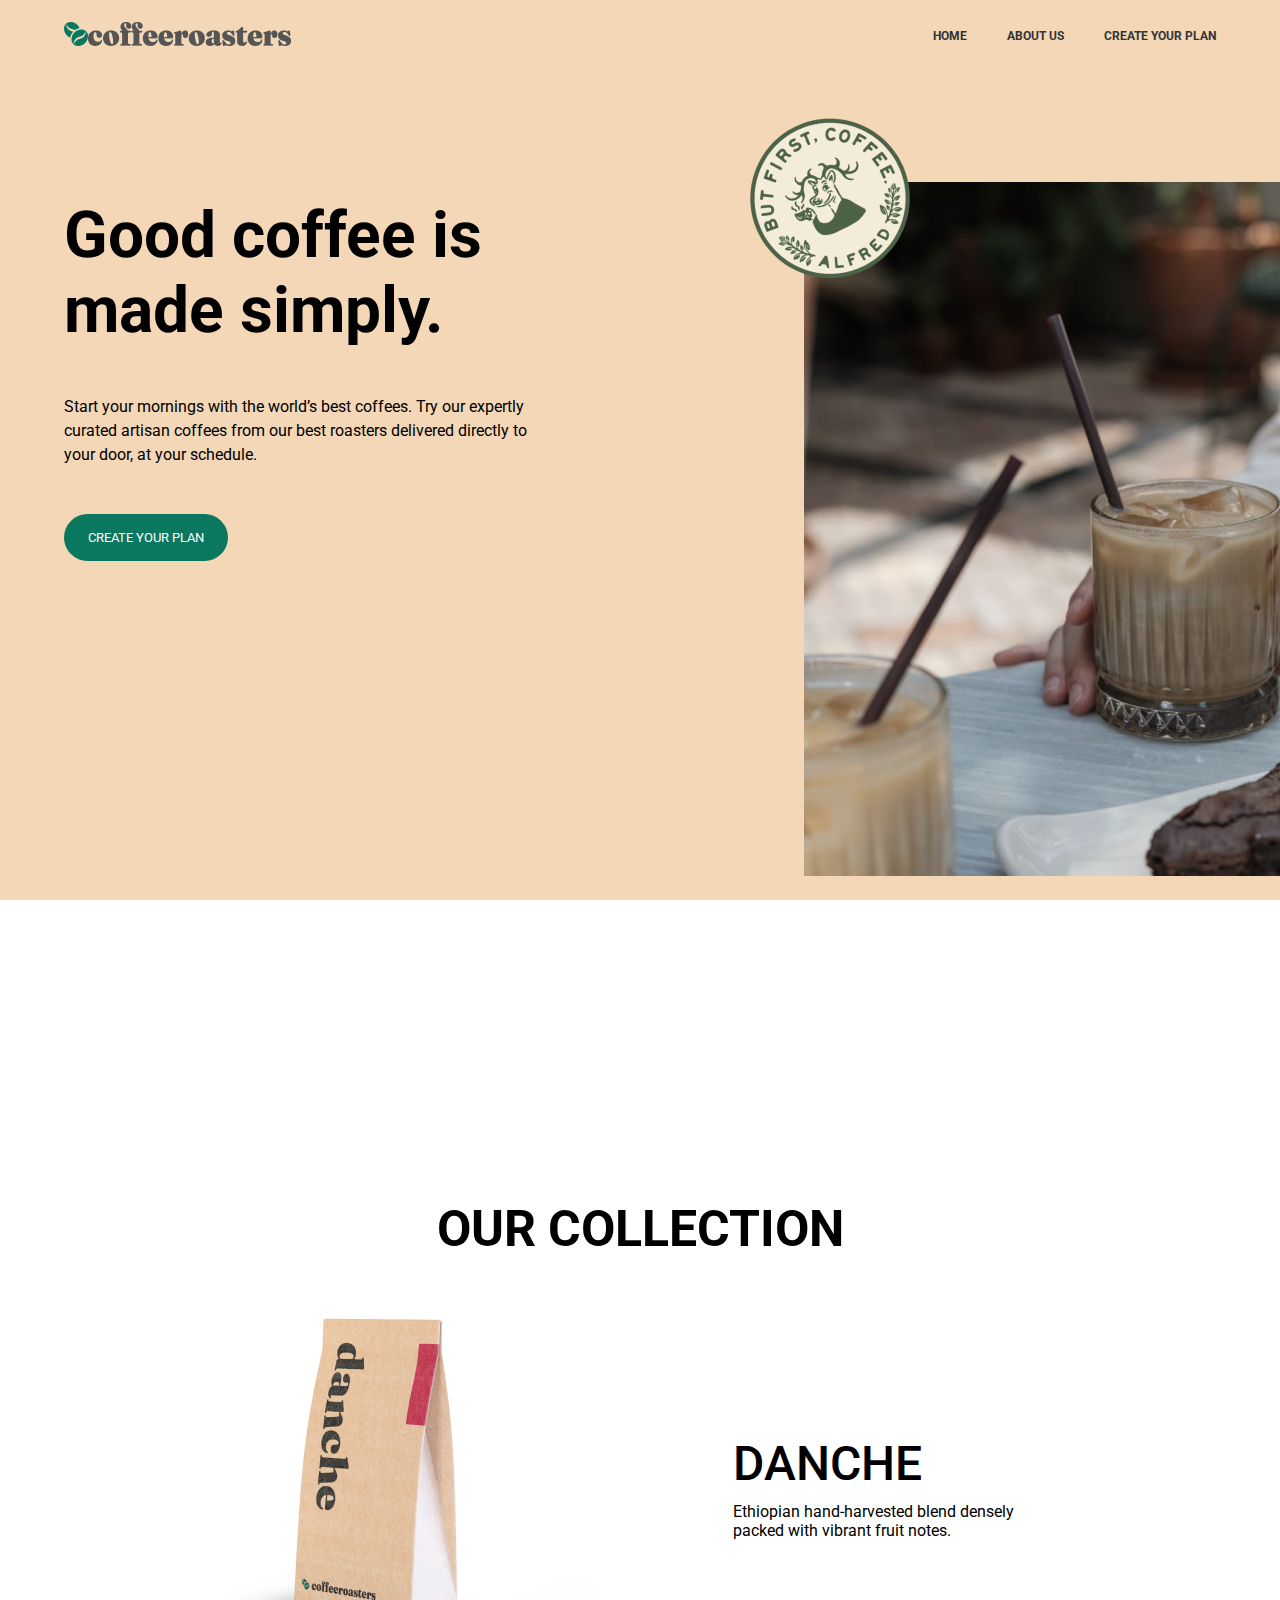
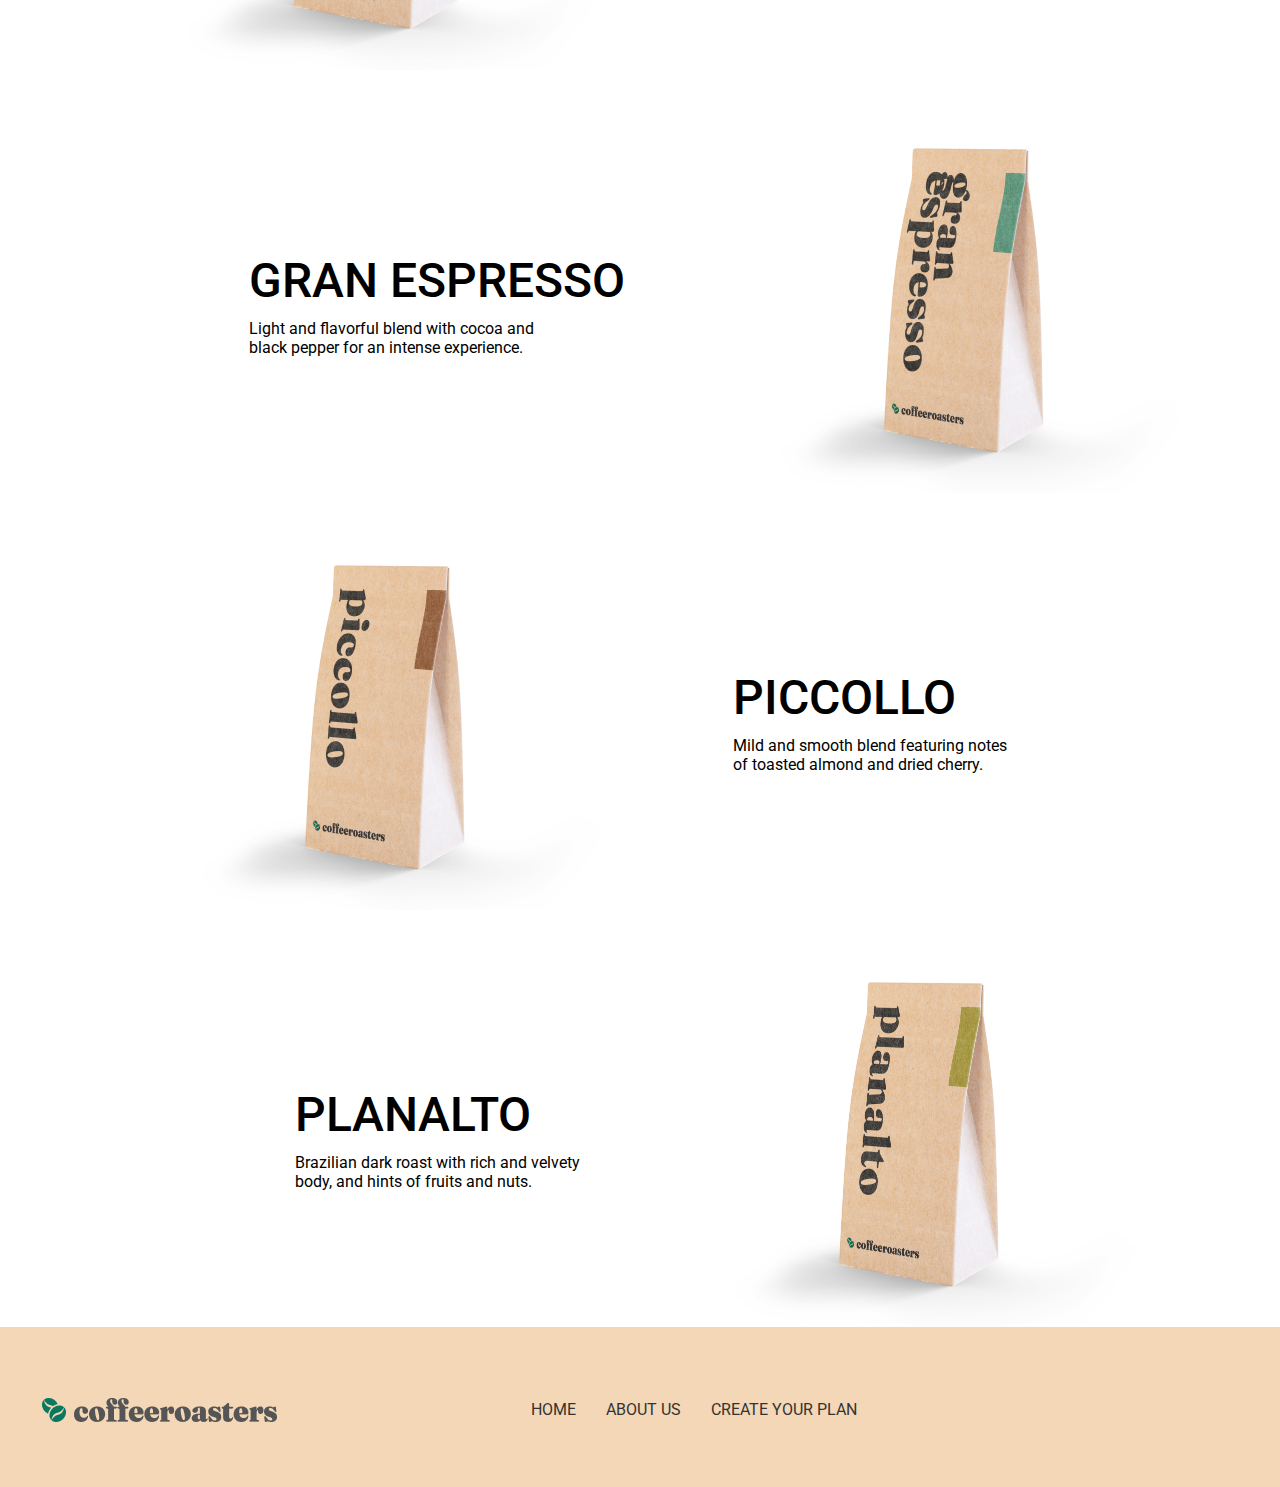
<file: index.html>
<!DOCTYPE html>
<html lang="en">
  <head>
    <meta charset="UTF-8" />
    <meta name="viewport" content="width=device-width, initial-scale=1.0" />
    <title>Coffee project</title>
    <link rel="stylesheet" href="./style.css" />
    <link
      rel="stylesheet"
      href="https://cdnjs.cloudflare.com/ajax/libs/font-awesome/6.6.0/css/all.min.css"
      integrity="sha512-Kc323vGBEqzTmouAECnVceyQqyqdsSiqLQISBL29aUW4U/M7pSPA/gEUZQqv1cwx4OnYxTxve5UMg5GT6L4JJg=="
      crossorigin="anonymous"
      referrerpolicy="no-referrer"
    />
  </head>
  <body>
    <header>
      <div class="container">
        <nav>
          <img src="./images/logo.png" alt="" />
          <ul>
            <li><a href="#">Home</a></li>
            <li><a target="_blank" href="index1.html">About us </a></li>
            <li><a target="_blank" href="./index1.html">Create your plan</a></li>
          </ul>
        </nav>
        <div class="showcase">
          <div class="showcase-texts">
            <h1>Good coffee is made simply.</h1>
            <p>
              Start your mornings with the world’s best coffees. Try our
              expertly curated artisan coffees from our best roasters delivered
              directly to your door, at your schedule.
            </p>
            <button type="button">Create your plan</button>
          </div>
          <div class="showcase-images">
            <img src="./main-image.png" alt="cICRLE-LOGO">
            <img src="./images/circle.png" alt="main-image">
          </div>
        </div>
      </div>
    </header>

    <main>
      <section class="section1">
        <h2>our collection</h2>
        <div class="danche">
          <img src="./images/kopi4.png" alt="">
          <div>
            <p class="box1">Danche</p>
            <p class="box2">Ethiopian hand-harvested blend densely <br> packed with vibrant fruit notes.</p>
          </div>
        </div>
        <div class="danche1">
          <img src="./images/kopi1 copy.png" alt="">
          <div>
            <p class="box1">Gran Espresso</p>
            <p class="box2">Light and flavorful blend with cocoa and <br> black pepper for an intense experience.</p>
          </div>
        </div>
        <div class="danche3">
          <img src="./images/kopi3.png" alt="">
          <div>
            <p class="box1">Piccollo</p>
            <p class="box2">Mild and smooth blend featuring notes <br> of toasted almond and dried cherry.</p>
          </div>
        </div>
        <div class="danche1">
          <img class="img1" src="./images/kopi2.png" alt="">
          <div>
            <p class="box1">Planalto</p>
            <p class="box2">Brazilian dark roast with rich and velvety <br> body, and hints of fruits and nuts.</p>
          </div>
        </div>
        
        
            
      </section>
    </main>

    <footer class="footer-box">
      <div class="div-box">
        <img src="./images/Group 3614 (1).png" alt="">
        <ul class="ul-box">
          <li>HOME</li>
          <li>ABOUT US</li>
          <li>Create your plan</li>
        </ul>
        <div class="footer-box1">
          <i class="fa-brands fa-facebook"></i>
        <i class="fa-brands fa-twitter"></i>
        <i class="fa-brands fa-instagram"></i>
        </div>
      </div>
    </footer>
  </body>
</html>
</file>
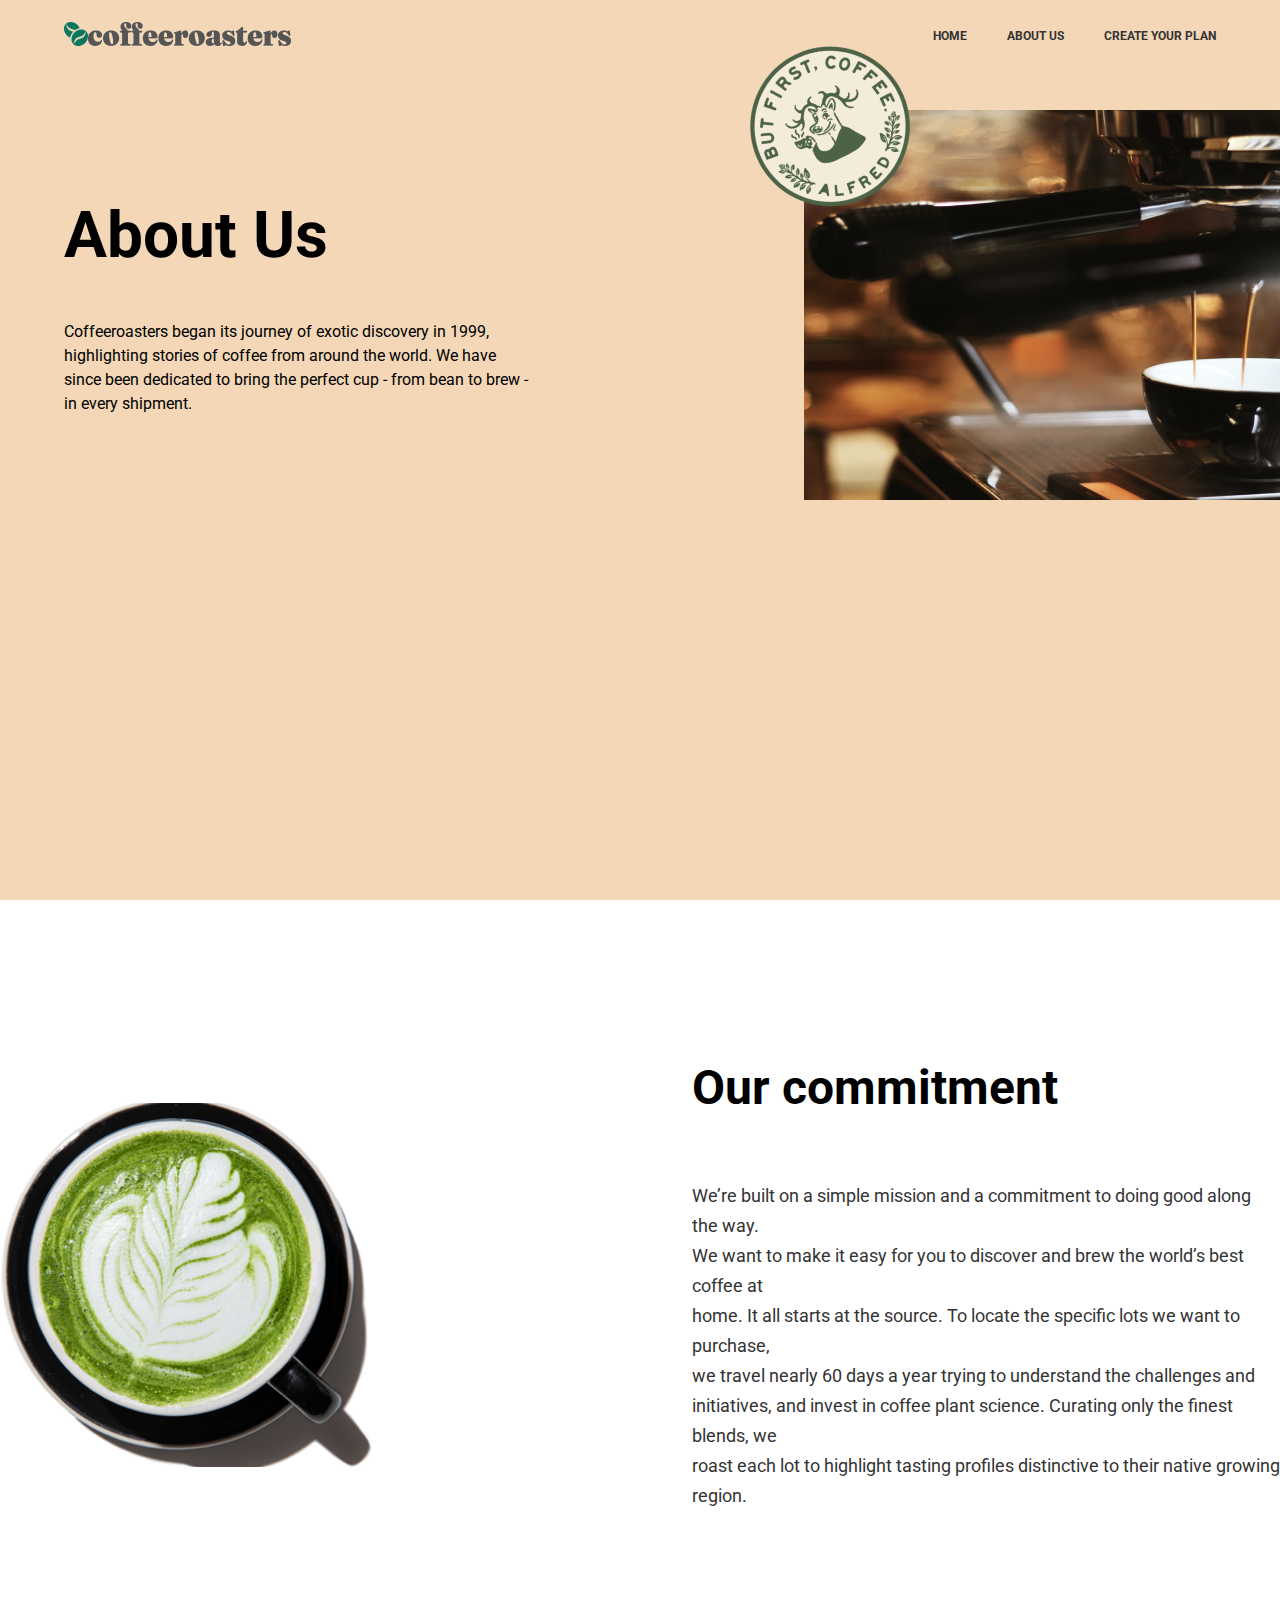
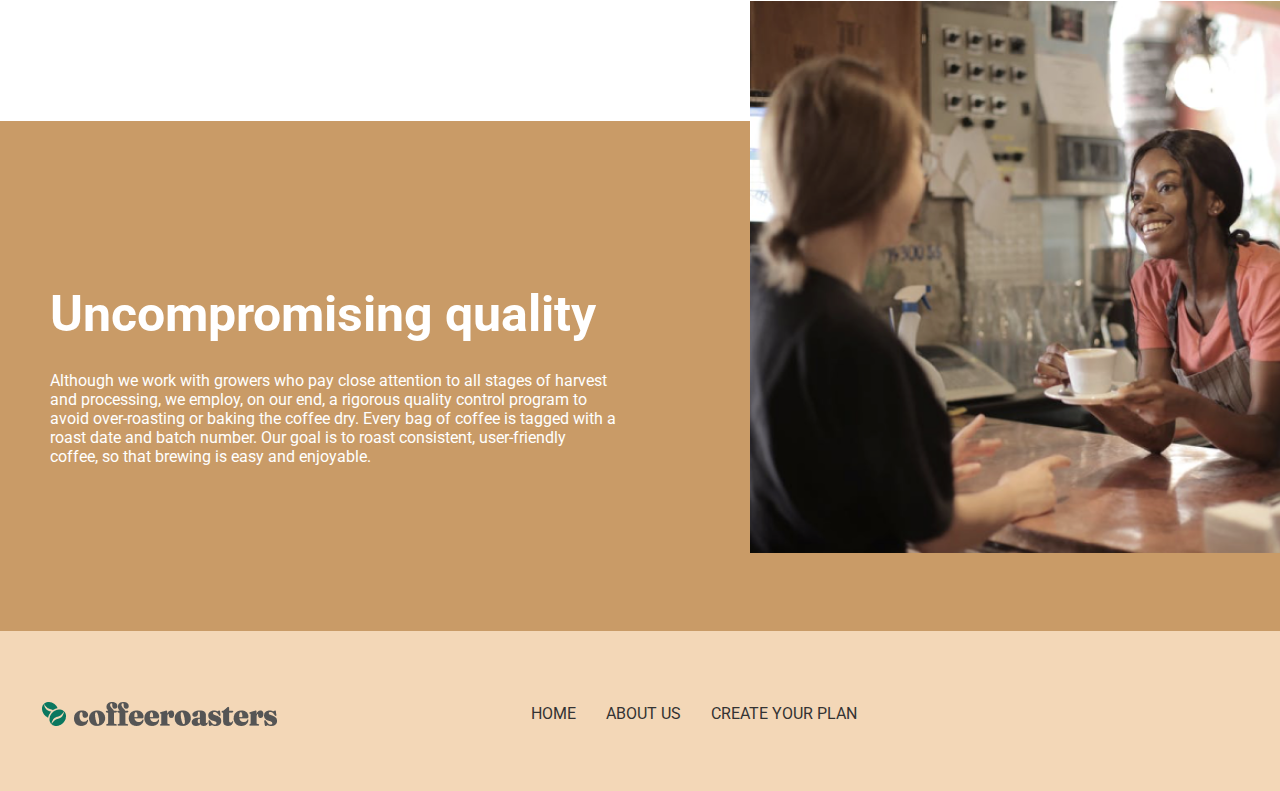
<file: index1.html>
<!DOCTYPE html>
<html lang="en">
  <head>
    <meta charset="UTF-8" />
    <meta name="viewport" content="width=device-width, initial-scale=1.0" />
    <title>About Us</title>
    <link rel="stylesheet" href="./style.css" />
    <link
      rel="stylesheet"
      href="https://cdnjs.cloudflare.com/ajax/libs/font-awesome/6.6.0/css/all.min.css"
      integrity="sha512-Kc323vGBEqzTmouAECnVceyQqyqdsSiqLQISBL29aUW4U/M7pSPA/gEUZQqv1cwx4OnYxTxve5UMg5GT6L4JJg=="
      crossorigin="anonymous"
      referrerpolicy="no-referrer"
    />
  </head>
  <body>
    <header>
      <div class="container">
        <nav>
          <img src="./images/logo.png" alt="" />
          <ul>
            <li><a href="#">Home</a></li>
            <li><a target="_blank" href="index1.html">About us </a></li>
            <li>
              <a target="_blank" href="./index1.html">Create your plan</a>
            </li>
          </ul>
        </nav>
        <div class="showcase">
          <div class="showcase-texts">
            <h1>About Us</h1>
            <p>
              Coffeeroasters began its journey of exotic discovery in 1999,
              highlighting stories of coffee from around the world. We have
              since been dedicated to bring the perfect cup - from bean to brew
              - in every shipment.
            </p>
          </div>
          <div class="showcase-images">
            <img src="./images/Rectangle 679 (1).png" alt="cICRLE-LOGO" />
            <img src="./images/circle.png" alt="main-image" />
          </div>
        </div>
      </div>
    </header>
    <main>
      <section class="section5">
        <img src="./images/cup-6 1.png" alt="" />
        <div class="ourcase">
          <h3>Our commitment</h3>
          <p>
            We’re built on a simple mission and a commitment to doing good along
            the way. <br />
            We want to make it easy for you to discover and brew the world’s
            best coffee at <br />
            home. It all starts at the source. To locate the specific lots we
            want to purchase, <br />
            we travel nearly 60 days a year trying to understand the challenges
            and <br />
            initiatives, and invest in coffee plant science. Curating only the
            finest blends, we <br />
            roast each lot to highlight tasting profiles distinctive to their
            native growing <br />
            region.
          </p>
        </div>
      </section>
      <section class="quality">
        <div class="quality1">
          <h3>Uncompromising quality</h3>
          <p>
            Although we work with growers who pay close attention to all stages
            of harvest <br> and processing, we employ, on our end, a rigorous quality
            control program to <br> avoid over-roasting or baking the coffee dry.
            Every bag of coffee is tagged with a <br> roast date and batch number.
            Our goal is to roast consistent, user-friendly <br> coffee, so that
            brewing is easy and enjoyable.
          </p>
        </div>
        <img src="./images/Rectangle 681.png" alt="">
      </section>
    </main>
    <footer class="footer-box">
      <div class="div-box">
        <img src="./images/Group 3614 (1).png" alt="">
        <ul class="ul-box">
          <li>HOME</li>
          <li>ABOUT US</li>
          <li>Create your plan</li>
        </ul>
        <div class="footer-box1">
        <i class="fa-brands fa-facebook"></i>
        <i class="fa-brands fa-twitter"></i>
        <i class="fa-brands fa-instagram"></i>
        </div>
      </div>
    </footer>
  </body>
</html>
</file>
<file: style.css>
@import url(https://fonts.googleapis.com/css2?family=Roboto:wght@100;200;300;400;500;600;800;900&display=swap);
* {
  padding: 0;
  margin: 0;
  box-sizing: border-box;
  color: inherit;
  list-style: none;
  text-decoration: none;
  font-family: "Roboto", sans-serif;
}

header {
  background-color: #f3d7b7;
  height: calc(100vh);
}

.container {
  width: 90%;
  margin: 0 auto;
}

nav ul {
  display: flex;
  gap: 40px;
}

nav ul li a {
  font-size: 12px;
  font-weight: 700;
  line-height: 14.06px;
  color: #333333;
  text-transform: uppercase;
}

nav {
  display: flex;
  justify-content: space-between;
  padding: 22px 0px;
  align-items: center;
}

.showcase {
  display: flex;
  /* justify-content: space-between; */
  align-items: center;
  gap: 216px;
}

.showcase-texts {
  display: flex;
  flex-direction: column;
  row-gap: 47px;
  align-items: start;
  margin-top: 130px;
}
.showcase-texts h1 {
  font-size: 64px;
  font-weight: 700;
  line-height: 75px;
  color: #000000;
  width: 447px;
}

.showcase-texts p {
  font-family: Roboto;
  font-size: 16px;
  font-weight: 400;
  line-height: 24px;
  color: #000000;
  width: 464px;
}


.showcase-texts button{
  background-color: #0A775F;
  border-radius: 100px;
  color: white;
  border: none;
  padding: 16px 24px;
  text-transform: uppercase;
}


.showcase-images{
  position: relative;
  margin-top: 135px;
  
  
}



.showcase-images img:nth-child(1){
  position: absolute;
  top: -200px;
  left: 60px;
}


.showcase-images img:nth-child(2){
  position: absolute;
  top: -290px;
  left: -20px;
}

.showcase-images img:nth-child(2):hover{
    animation-name: aylanish;
    animation-duration: 1s;
    animation-iteration-count: infinite;
    animation-direction: normal;
}






@keyframes aylanish {
 from{
  transform: rotate(0deg);
 }to{
  transform: rotate(360deg);
 }
}
section h2{
  text-transform: uppercase;
  margin-top: 300px;
font-size: 50px;
font-weight: 700;
line-height: 58.59px;
text-align: center;

}
.danche{
  display: flex;
  gap: 117.32px;
  margin-left: 163.45px;
  align-items: center;
  margin-top: 42px;
}
.box1{
  text-transform: uppercase;
font-size: 48px;
font-weight: 500;
line-height: 56.25px;
margin-bottom: 10px;



}
.danche img:hover{
  transform: scale(1.5);
  transition: 3s;
}
.danche1{
  display: flex;
  flex-direction:row-reverse ;
  gap: 117.32px;
  margin-left: 163.45px;
  align-items: center;
  margin-top: 42px;
  justify-content: center;
}
.danche1 img:hover{
  transform: scale(1.5);
  transition: 3s;
}
.danche3{
  display: flex;
  
  gap: 117.32px;
  margin-left: 163.45px;
  align-items: center;
  margin-top: 42px;
 
}
.danche3 img:hover{
  transform: scale(1.5);
  transition: 3s;
}
.danche4{
  display: flex;
  gap: 117.32px;
  margin-left: 163.45px;
  align-items: center;
  margin-top: 42px;
}
.img1{
  width: 451.25px;
height: 375px;


}
.footer-box{
  background: #F3D7B7;
  width: 1440px;
  height: 160px;
 
  
}
.div-box{
  display: flex;
  align-items: center;
  padding-top: 71px;

  margin-left: 42px;


}
.ul-box{
  display: flex;
  gap: 30px;
  text-transform: uppercase;
  margin-left: 254px;
  color: #333333;
}
.footer-box1{
  display: flex;
  gap: 30px;
  margin-left: 331px;

}

.section5{
  display: flex;
  gap: 318.68px;
  justify-content: center;
  align-items: center;
  margin-top: 160.29px;
}
.ourcase h3{
  color: #000000;
  font-size: 48px;
  font-weight: 700;
  line-height: 56.25px;
  text-align: left;
  
}
.ourcase p{
  color:#333333;
  margin-top: 64px;
font-size: 18px;
font-weight: 400;
line-height: 30px;
text-align: left;

}
.quality{
  display: flex;
  background: #C99B67;
  width: 1440px;
  height: 510px;
  position: relative;
  margin-top: 210px;
  color: white;
  align-items: center;
  
}
.quality img{
  width: 566px;
height: 552px;
position: absolute;
top: -120px;
left: 750px;


}
.quality1{
  margin-left: 50px;
}
.quality1 h3{
  margin-bottom: 28px;
  font-size: 50px;
  font-weight: 700;
  line-height: 58.59px;
  text-align: left;
  
}
</file>
